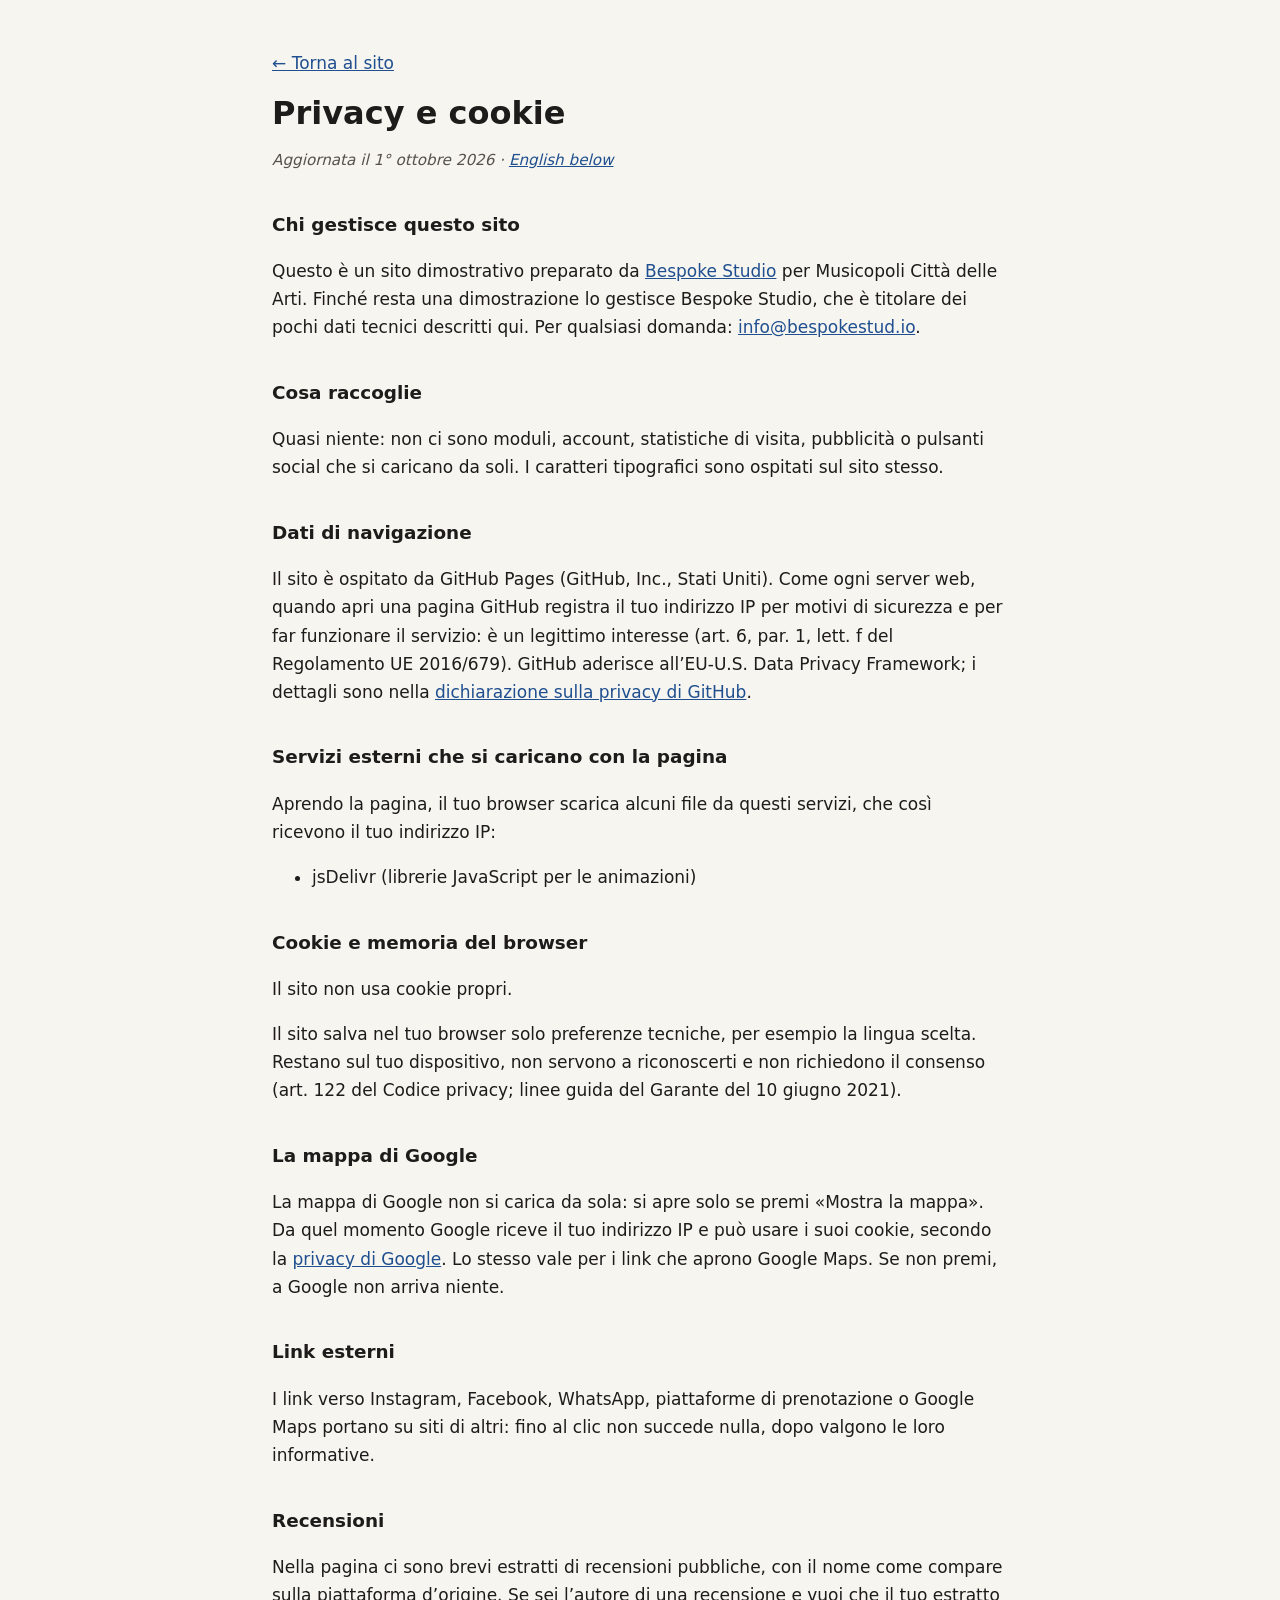
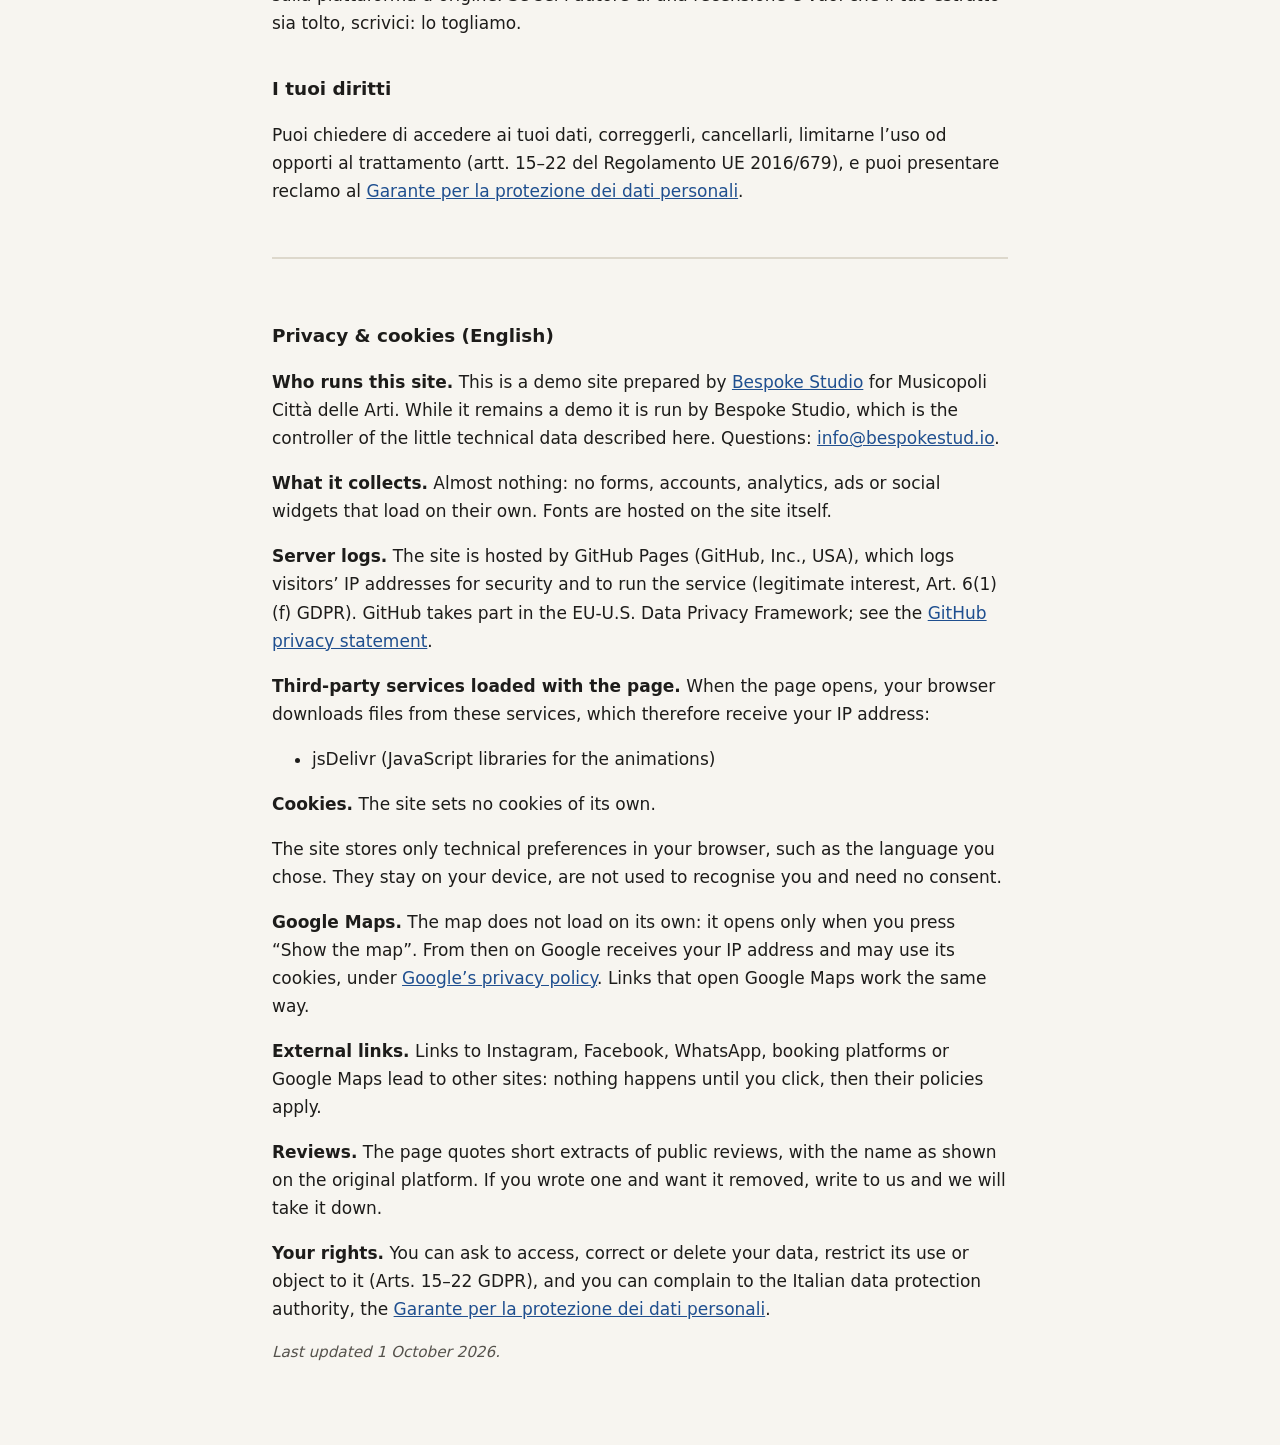
<file: privacy.html>
<!DOCTYPE html>
<html lang="it">
<head>
  <meta charset="UTF-8">
  <meta name="viewport" content="width=device-width, initial-scale=1.0">
  <meta name="robots" content="noindex">
  <title>Privacy e cookie · Musicopoli Città delle Arti</title>
  <meta name="description" content="Informativa privacy e cookie del sito Musicopoli Città delle Arti.">
  <style>
    body { margin: 0; background: #f7f5f0; color: #1d1c1a; font: 17px/1.65 system-ui, -apple-system, "Segoe UI", Roboto, sans-serif; }
    main { max-width: 46rem; margin: 0 auto; padding: 32px 20px 64px; }
    h1 { font-size: 2rem; line-height: 1.2; margin: 0.4em 0 0.2em; }
    h2 { font-size: 1.15rem; margin: 2em 0 0.4em; }
    a { color: #1f4f8f; }
    .data { color: #55524c; font-style: italic; font-size: 0.95rem; }
    .en { margin-top: 3em; padding-top: 1.5em; border-top: 2px solid #ddd8cc; }
    code { font-size: 0.9em; background: #ebe7dc; padding: 0 4px; border-radius: 3px; }
  </style>
</head>
<body>
<main>
  <p><a href="index.html">← Torna al sito</a></p>
  <h1>Privacy e cookie</h1>
  <p class="data">Aggiornata il 1° ottobre 2026 · <a href="#english" lang="en">English below</a></p>
  <h2>Chi gestisce questo sito</h2>
  <p>Questo è un sito dimostrativo preparato da <a href="https://bespokestud.io" rel="noopener">Bespoke Studio</a> per Musicopoli Città delle Arti. Finché resta una dimostrazione lo gestisce Bespoke Studio, che è titolare dei pochi dati tecnici descritti qui. Per qualsiasi domanda: <a href="mailto:info@bespokestud.io">info@bespokestud.io</a>.</p>
  <h2>Cosa raccoglie</h2>
  <p>Quasi niente: non ci sono moduli, account, statistiche di visita, pubblicità o pulsanti social che si caricano da soli. I caratteri tipografici sono ospitati sul sito stesso.</p>
  <h2>Dati di navigazione</h2>
  <p>Il sito è ospitato da GitHub Pages (GitHub, Inc., Stati Uniti). Come ogni server web, quando apri una pagina GitHub registra il tuo indirizzo IP per motivi di sicurezza e per far funzionare il servizio: è un legittimo interesse (art. 6, par. 1, lett. f del Regolamento UE 2016/679). GitHub aderisce all’EU-U.S. Data Privacy Framework; i dettagli sono nella <a href="https://docs.github.com/site-policy/privacy-policies/github-general-privacy-statement" rel="noopener">dichiarazione sulla privacy di GitHub</a>.</p>
  <h2>Servizi esterni che si caricano con la pagina</h2>
  <p>Aprendo la pagina, il tuo browser scarica alcuni file da questi servizi, che così ricevono il tuo indirizzo IP:</p>
  <ul><li>jsDelivr (librerie JavaScript per le animazioni)</li></ul>
  <h2>Cookie e memoria del browser</h2>
  <p>Il sito non usa cookie propri.</p>
  <p>Il sito salva nel tuo browser solo preferenze tecniche, per esempio la lingua scelta. Restano sul tuo dispositivo, non servono a riconoscerti e non richiedono il consenso (art. 122 del Codice privacy; linee guida del Garante del 10 giugno 2021).</p>
  <h2>La mappa di Google</h2>
  <p>La mappa di Google non si carica da sola: si apre solo se premi «Mostra la mappa». Da quel momento Google riceve il tuo indirizzo IP e può usare i suoi cookie, secondo la <a href="https://policies.google.com/privacy?hl=it" rel="noopener">privacy di Google</a>. Lo stesso vale per i link che aprono Google Maps. Se non premi, a Google non arriva niente.</p>
  <h2>Link esterni</h2>
  <p>I link verso Instagram, Facebook, WhatsApp, piattaforme di prenotazione o Google Maps portano su siti di altri: fino al clic non succede nulla, dopo valgono le loro informative.</p>
  <h2>Recensioni</h2>
  <p>Nella pagina ci sono brevi estratti di recensioni pubbliche, con il nome come compare sulla piattaforma d’origine. Se sei l’autore di una recensione e vuoi che il tuo estratto sia tolto, scrivici: lo togliamo.</p>
  <h2>I tuoi diritti</h2>
  <p>Puoi chiedere di accedere ai tuoi dati, correggerli, cancellarli, limitarne l’uso od opporti al trattamento (artt. 15–22 del Regolamento UE 2016/679), e puoi presentare reclamo al <a href="https://www.garanteprivacy.it" rel="noopener">Garante per la protezione dei dati personali</a>.</p>
  <div class="en" id="english" lang="en">
    <h2>Privacy &amp; cookies (English)</h2>
    <p><strong>Who runs this site.</strong> This is a demo site prepared by <a href="https://bespokestud.io" rel="noopener">Bespoke Studio</a> for Musicopoli Città delle Arti. While it remains a demo it is run by Bespoke Studio, which is the controller of the little technical data described here. Questions: <a href="mailto:info@bespokestud.io">info@bespokestud.io</a>.</p>
    <p><strong>What it collects.</strong> Almost nothing: no forms, accounts, analytics, ads or social widgets that load on their own. Fonts are hosted on the site itself.</p>
    <p><strong>Server logs.</strong> The site is hosted by GitHub Pages (GitHub, Inc., USA), which logs visitors’ IP addresses for security and to run the service (legitimate interest, Art. 6(1)(f) GDPR). GitHub takes part in the EU-U.S. Data Privacy Framework; see the <a href="https://docs.github.com/site-policy/privacy-policies/github-general-privacy-statement" rel="noopener">GitHub privacy statement</a>.</p>
    <p><strong>Third-party services loaded with the page.</strong> When the page opens, your browser downloads files from these services, which therefore receive your IP address:</p><ul><li>jsDelivr (JavaScript libraries for the animations)</li></ul>
    <p><strong>Cookies.</strong> The site sets no cookies of its own.</p>
    <p>The site stores only technical preferences in your browser, such as the language you chose. They stay on your device, are not used to recognise you and need no consent.</p>
    <p><strong>Google Maps.</strong> The map does not load on its own: it opens only when you press “Show the map”. From then on Google receives your IP address and may use its cookies, under <a href="https://policies.google.com/privacy?hl=en" rel="noopener">Google’s privacy policy</a>. Links that open Google Maps work the same way.</p>
    <p><strong>External links.</strong> Links to Instagram, Facebook, WhatsApp, booking platforms or Google Maps lead to other sites: nothing happens until you click, then their policies apply.</p>
    <p><strong>Reviews.</strong> The page quotes short extracts of public reviews, with the name as shown on the original platform. If you wrote one and want it removed, write to us and we will take it down.</p>
    <p><strong>Your rights.</strong> You can ask to access, correct or delete your data, restrict its use or object to it (Arts. 15–22 GDPR), and you can complain to the Italian data protection authority, the <a href="https://www.garanteprivacy.it" rel="noopener">Garante per la protezione dei dati personali</a>.</p>
    <p class="data">Last updated 1 October 2026.</p>
  </div>
</main>
</body>
</html>
</file>
